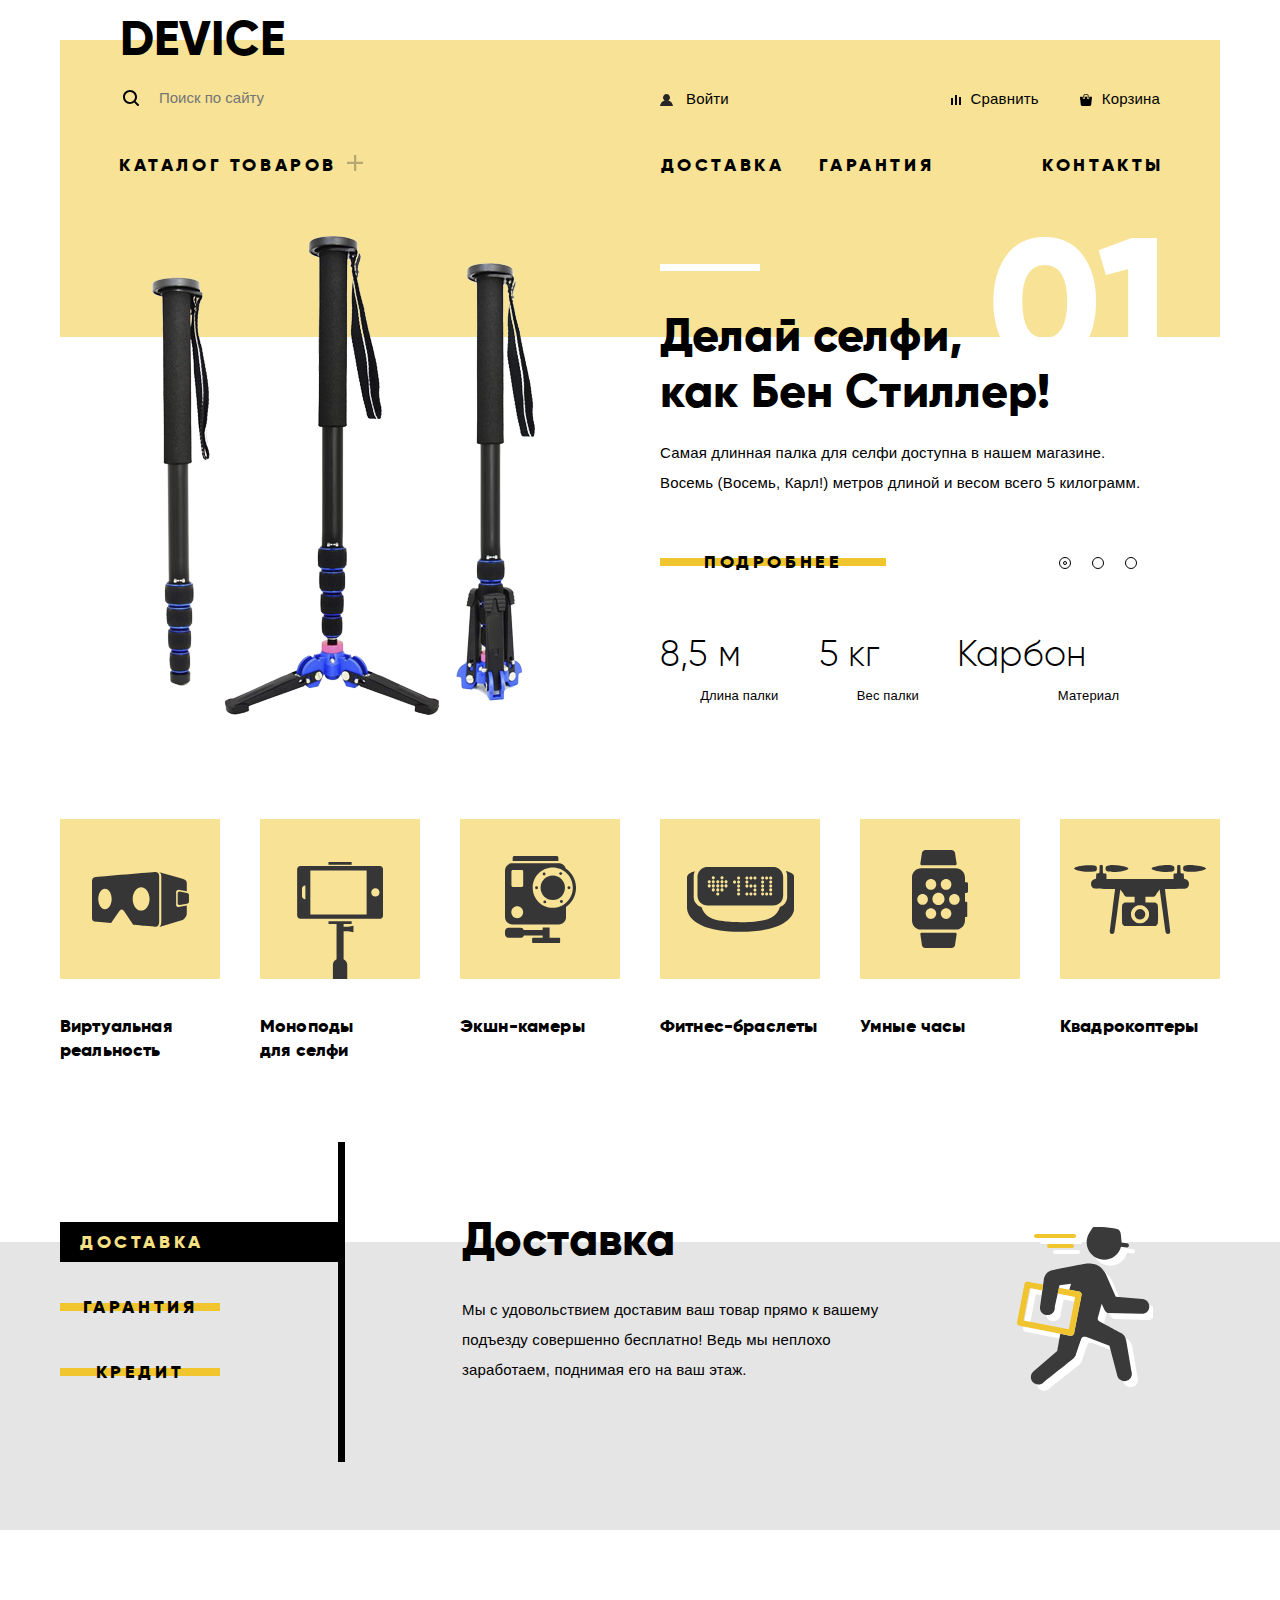
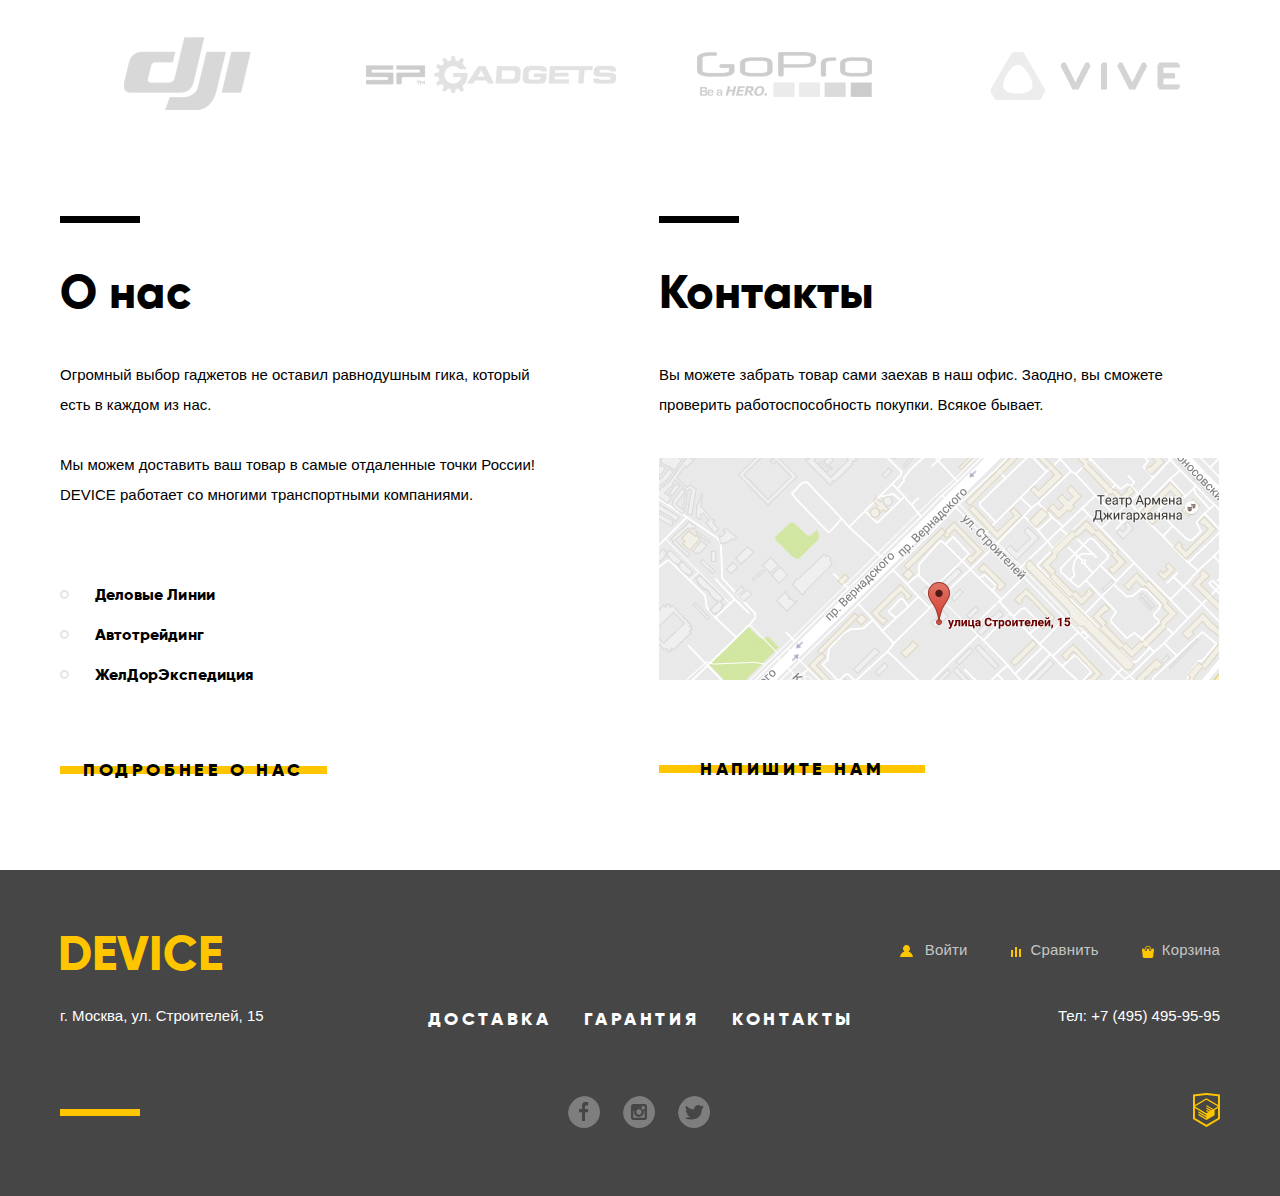
<file: index.html>
<!DOCTYPE html>
<html lang="ru">
	<head>
		<meta charset="utf-8">
		<meta http-equiv="X-UA-Compatible" content="IE=edge" />
		<title>HTML Academy: Девайс</title>
		<link rel="stylesheet" type="text/css" href="css/normalize.min.css">
		<link rel="stylesheet" type="text/css" href="css/style.min.css">
	</head>
	<body>
		<header class="page-header">
			<div class="header-top">
				<a class="logo-head" href="index.html">Device</a>
				<nav class="main-menu"> 
					<form class="form-search">
						<input type="text" name="search" class="search" placeholder="Поиск по сайту">
						<button class="form-btn" type="button">Найти</button>
					</form>
					<ul class="account">
						<li class="account-item">
							<a href="#">Войти</a>
						</li>
					</ul>
					<ul class="purchase">
						<li class="purchase-item">
							<a href="#">Сравнить</a>
						</li>
						<li class="purchase-item">
							<a href="#">Корзина</a>
						</li>
					</ul>
				</nav>
				<ul class="menu">
					<li class="menu-item">
						<a href="catalog.html">Каталог товаров</a>
						<ul class="extra-menu">
							<li class="extra-menu-item">
								<ul class="extra-menu-1">
									<li><a href="#">Виртуальная реальность</a></li>
									<li><a href="#">Моноподы для селфи</a></li>
									<li><a href="#">Экшн-камеры</a></li>
								</ul>
							</li>
							<li class="extra-menu-item">
								<ul class="extra-menu-2">
									<li><a href="#">Фитнес-браслеты</a></li>
									<li><a href="#">Умные часы</a></li>
								</ul>
							</li>
							<li class="extra-menu-item">
								<ul class="extra-menu-3">
									<li><a href="#">Квадрокоптеры</a></li>
								</ul>
							</li>
						</ul>
					</li>
					<li class="menu-item"><a href="#">Доставка</a></li>
					<li class="menu-item"><a href="#">Гарантия</a></li>
					<li class="menu-item"><a href="#">Контакты</a></li>
				</ul>
			</div>
		</header>

		<main class="page-main">
			<section class="best-items">
				<input type="radio" name="slider" id="slider-1" checked>
				<input type="radio" name="slider" id="slider-2">
				<input type="radio" name="slider" id="slider-3">
				<ul class="best-items-list">
					<li class="best-item best-items-list-1">	
						<h3 class="visually-hidden">Самая длинная селфи палка</h3>
						<div class="best-item-image">
							<img src="img/slider-1.png" width="384" height="486" alt="Самая длинная селфи палка">
						</div>
						<div class="review">
							<span>01</span>
							<b>Делай селфи,<br>как Бен Стиллер!</b>
							<p>Самая длинная палка для селфи доступна в нашем магазине. Восемь (Восемь, Карл!) метров длиной и весом всего 5 килограмм.</p>
							<div class="container-btn">
								<a href="#" class="more-info">Подробнее</a>
								<ul class="slider-list slider-list-1">
									<li>
										<label for="slider-1"></label>
									</li>
									<li>
										<label for="slider-2"></label>
									</li>
									<li>
										<label for="slider-3"></label>
									</li>
								</ul>
							</div>
							<table>
								<tr>
									<td>8,5 м</td>
									<td>5 кг</td>
									<td>Карбон</td>
								</tr>
								<tr>
									<th>Длина палки</th>
									<th>Вес палки</th>
									<th>Материал</th>
								</tr>
							</table>
						</div>
					</li>
					<li class="best-item best-items-list-2">
						<h3 class="visually-hidden">Фитнес браслет</h3>
						<div class="best-item-image">
							<img src="img/slider-2.png" width="345" height="485" alt="Фитнес-часы">
						</div>
						<div class="review">
							<span>02</span>
							<b>Худеем<br>правильно!</b>
							<p>Мотивирующие фитнес-браслеты помогут найти в себе силы не пропускать занятия и соблюдать диету.</p>
							<div class="container-btn">
								<a href="#" class="more-info">Подробнее</a>
								<ul class="slider-list slider-list-2">
									<li>
										<label for="slider-1"></label>
									</li>
									<li>
										<label for="slider-2"></label>
									</li>
									<li>
										<label for="slider-3"></label>
									</li>
								</ul>
							</div>
							<table>
								<tr>
									<td>48 часов</td>
								</tr>
								<tr>
									<th>Без подзарядки</th>
								</tr>
							</table>
						</div>
					</li>
					<li class="best-item best-items-list-3">
						<h3  class="visually-hidden">Квадрокоптер</h3>
						<div class="best-item-image">
							<img src="img/slider-3.png" width="526" height="334" alt="Квадрокоптер">
						</div>
						<div class="review">
							<span>03</span>
							<b>Порхает как бабочка,<br>жалит как пчела!</b>
							<p>Этот обычный, на первый взгляд, квадрокоптер оснащен мощным лазером, замаскированным под стандартную камеру.</p>
							<div class="container-btn">
								<a href="#" class="more-info">Подробнее</a>
								<ul class="slider-list slider-list-3">
									<li>
										<label for="slider-1"></label>
									</li>
									<li>
										<label for="slider-2"></label>
									</li>
									<li>
										<label for="slider-3"></label>
									</li>
								</ul>
							</div>
							<table>
								<tr>
									<td>800 м</td>
									<td>50 м</td>
								</tr>
								<tr>
									<th>Дальность полета</th>
									<th>Радиус поражения</th>
								</tr>
							</table>
						</div>
					</li>
				</ul>
			</section>

			<section class="main-items">
				<h2 class="visually-hidden">Основные товары</h2>
				<ul class="main-items-list">
					<li class="main-item">
						<a class="main-items-link" href="№">
							<div>
								<img src="img/popular-1.svg" alt="VR-очки" width="97" height="55">
							</div>
							<h3>Виртуальная реальность</h3>
						</a>
					</li>
					<li class="main-item">
						<a class="main-items-link" href="catalog.html">
							<div>
								<img src="img/popular-2.svg" alt="Монопод для селфи" width="86" height="117">
							</div>
							<h3>Моноподы для селфи</h3>
						</a>
					</li>
					<li class="main-item">
						<a class="main-items-link" href="#">
							<div>
								<img src="img/popular-3.svg" alt="Экшн-камера" width="71" height="87">
							</div>
							<h3>Экшн-камеры</h3>
						</a>
					</li>
					<li class="main-item">
						<a class="main-items-link" href="#">
							<div>
								<img src="img/popular-4.svg" alt="Умные браслеты" width="107" height="65">
							</div>
							<h3>Фитнес-браслеты</h3>
						</a>
					</li>
					<li class="main-item">
						<a class="main-items-link" href="#">
							<div>
								<img src="img/popular-5.svg" alt="Умные часы" width="56" height="98">
							</div>
							<h3>Умные часы</h3>
						</a>
					</li>
					<li class="main-item">
						<a class="main-items-link" href="#">
							<div>
								<img src="img/popular-6.svg" alt=" Квадрокоптеры" width="132" height="69">
							</div>
							<h3>Квадрокоптеры</h3>
						</a>
					</li>
				</ul>
			</section>

			<section class="delivery">
				<div class="delivery-wrapper">
					<input type="radio" name="deliver" id="deliver-btn" checked>
					<input type="radio" name="deliver" id="garant-btn">
					<input type="radio" name="deliver" id="credit-btn">
					<h2 class="visually-hidden">Доставка,гарантия,кредит</h2>
					<div class="delivery-1">
						<ul class="delivery-list">
							<li class="deliver-container">
								<label for="deliver-btn">Доставка</label>
							</li>
							<li class="garant-container">
								<label for="garant-btn">Гарантия</label>
							</li>
							<li class="credit-container">
								<label for="credit-btn">Кредит</label>
							</li>
						</ul>
					</div>
					<div class="delivery-2">
						<ul class="delivery-content-list">
							<li class="delivery-content-1">
								<h2>Доставка</h2>
								<p>
									Мы с удовольствием доставим ваш товар прямо к вашему подъезду совершенно бесплатно! Ведь мы неплохо заработаем, поднимая его на ваш этаж.
								</p>
							</li>
							<li class="delivery-content-2">
								<h2>Гарантия</h2>
								<p>
									Если из-за возгорания купленного у нас товара у вас сгорит дом — не переживайте, мы выдадим вам новый. Товар, не дом, конечно же.
								</p>
							</li>
							<li class="delivery-content-3">
								<h2>Кредит</h2>
								<p>
									Залезть в долговую яму стало проще! Кредитные консультанты подберут для вас наиболее выгодные условия кредита. Выгодные для нашего банка, разумеется.
								</p>
							</li>
						</ul>
					</div>
				</div>
			</section>

			<div class="companies">
				<h2 class="visually-hidden">Наши компании</h2>
				<ul class="companies-list">
					<li class="companies-item">
						<a class="companies-link" href="#">
							<img src="img/logo-1.png" width="260" height="100" alt="DJI">
						</a>
					</li>
					<li class="companies-item">
						<a class="companies-link" href="#">
							<img src="img/logo-2.png" width="260" height="100" alt="SP GADJETS">
						</a>
					</li>
					<li class="companies-item">
						<a class="companies-link" href="#">
							<img src="img/logo-3.png" width="260" height="100" alt="GoPro">
						</a>
					</li>
					<li class="companies-item">
						<a class="companies-link" href="#">
							<img src="img/logo-4.png" width="260" height="100" alt="VIVE">
						</a>
					</li>
				</ul>
			</div>

			<section class="info-about-me">
				<div class="about-me">
					<h2>О нас</h2>
					<p>Огромный выбор гаджетов не оставил равнодушным гика, который есть в каждом из нас.</p>
					<p>Мы можем доставить ваш товар в самые отдаленные точки России! DEVICE работает со многими транспортными компаниями.</p>
					<ul class="about-me-list">
						<li>Деловые Линии</li>
						<li>Автотрейдинг</li>
						<li>ЖелДорЭкспедиция</li>
					</ul>
					<a href="#">Подробнее о нас</a>
				</div>
				<div class="contacts">
					<h2>Контакты</h2>
					<p>Вы можете забрать товар сами заехав в наш офис. Заодно, вы сможете проверить работоспособность покупки. Всякое бывает.</p>
					<div class="location-store">
						<a class="link-map" href="#"><img src="img/map.png" width="560" height="222" alt="Нащ адрес на карте"></a>
					</div>
					<a class="btn-write" href="#">Напишите нам</a>
				</div>
			</section>
		</main>

		<footer class="container-foot foot-index">
			<div class="page-footer">
				<div class="footer-top">
					<a href="#" class="logo-footer">Device</a>
					<ul class="footer-right-list">
						<li class="footer-right-list-item">
							<a href="#">Войти</a>
						</li>
						<li class="footer-right-list-item">
							<a href="#">Сравнить</a>
						</li>
						<li class="footer-right-list-item">
							<a href="#">Корзина</a>
						</li>
					</ul>
				</div>
				<div class="footer-middle">
					<p>г. Москва, ул. Строителей, 15</p>
					<ul class="menu-foot-list">
						<li>
							<a href="#">Доставка</a>
						</li>
						<li>
							<a href="#">Гарантия</a>
						</li>
						<li>
							<a href="#">Контакты</a>
						</li>
					</ul>
					<p>Тел: +7 (495) 495-95-95</p>
				</div>
				<div class="footer-bottom">
					<ul class="social-link-list">
						<li>
							<a class="btn-social btn-social-facebook" href="#">facebook</a>
						</li>
						<li>
							<a class="btn-social btn-social-instagram" href="#">instagram</a>
						</li>
						<li>
							<a class="btn-social  btn-social-twitter" href="#">twitter</a>
						</li>
					</ul>
					<a href="https://htmlacademy.ru/intensive/htmlcss" class="logo-html">
						<svg version="1.1" id="Layer_1" xmlns="http://www.w3.org/2000/svg" xmlns:xlink="http://www.w3.org/1999/xlink" x="0px" y="0px" width="26.943px" height="34.09px" viewBox="0 0 26.943 34.09" enable-background="new 0 0 26.943 34.09" xml:space="preserve">
						<path d="M13.62,0.017L13.472,0L0,1.412v24.661l13.473,8.017l13.43-7.99l0.042-0.025V1.412L13.62,0.017z M25.019,12.127L13.495,5.334 L13.494,5.23l-0.087,0.05l-0.088-0.056v0.109L1.925,12.118V3.147l11.548-1.212l11.547,1.212V12.127z M13.405,6.787L24.923,13.5 l-4.479,2.64l-7.093-4.221l-0.014,1.415l5.904,3.513l-0.86,0.507l-5.03-2.992l-0.014,1.415l3.827,2.275l-0.782,0.523l-3.031-1.787 l-0.014,1.413l1.853,1.091l-1.8,1.081L2.034,13.622L13.405,6.787z M1.925,15.127l11.411,6.791l0.016,1.044L5.41,18.234L5.395,19.65 l7.979,4.795l0.018,1.076l-7.973-4.74l-0.013,1.414l8.021,4.822l0.046,0.025l8.143-4.872l-0.011-5.177l3.415-2.036v10.021 L13.472,31.85L1.925,24.979V15.127z" fill="#ffc600"/>
						</svg>
					</a>
				</div>
			</div>
		</footer>

		<div class="popup write-us">
			<form class="form-write-us">
				<div class="container-name">
					<label for="writeName">Ваше имя:</label>
					<input type="text" name="yourName" placeholder="Имя Фамилия" id="writeName">
				</div>
				<div class="container-write container-email">
					<label for="writeEmail">Ваш e-mail:</label>
					<input type="email" name="yourEmail" placeholder="email@example.ru" id="writeEmail">
				</div>
				<div>
					<label>Текст письма:
						<textarea  placeholder="В свободной форме"></textarea>
					</label>
				</div>
				<button type="submit" name="submit" class="write-us-btn">Отправить</button>
			</form>
			<button class="close"></button>
		</div>

		<div class="popup map">
			<iframe src="https://www.google.com/maps/embed?pb=!1m18!1m12!1m3!1d2249.112548877992!2d37.527429316223156!3d55.68703098053581!2m3!1f0!2f0!3f0!3m2!1i1024!2i768!4f13.1!3m3!1m2!1s0x46b54cf65f5c8955%3A0x694710ccd55501e!2z0YPQuy4g0KHRgtGA0L7QuNGC0LXQu9C10LksIDE1LCDQnNC-0YHQutCy0LAsIDExOTMxMQ!5e0!3m2!1sru!2sru!4v1533859515738" width="960" height="560"  style="border:0" allowfullscreen></iframe>
			<button class="close"></button>
		</div>

		<script src="js/script.min.js"></script>

	</body>
</html>
</file>
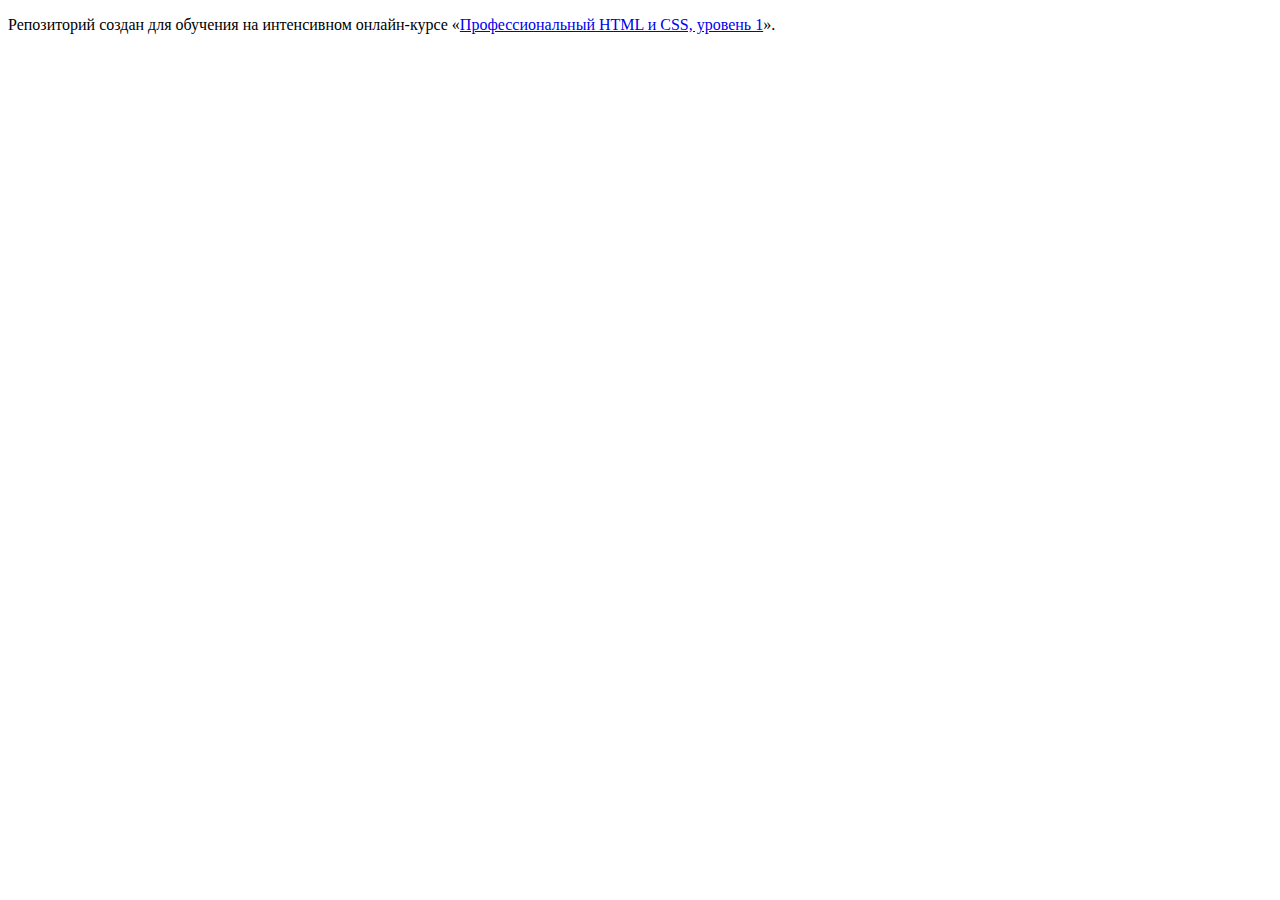
<file: 1/index.html>
<!DOCTYPE html>
<html lang="ru">
  <head>
    <meta charset="utf-8">
    <title>HTML Academy: Девайс</title>
    <base href="https://htmlacademy-htmlcss.github.io/843957-device/1/">
</head>
  <body>

    <p>Репозиторий создан для обучения на интенсивном онлайн‑курсе «<a href="https://htmlacademy.ru/intensive/htmlcss">Профессиональный HTML и CSS, уровень 1</a>».</p>

  </body>
</html>
</file>
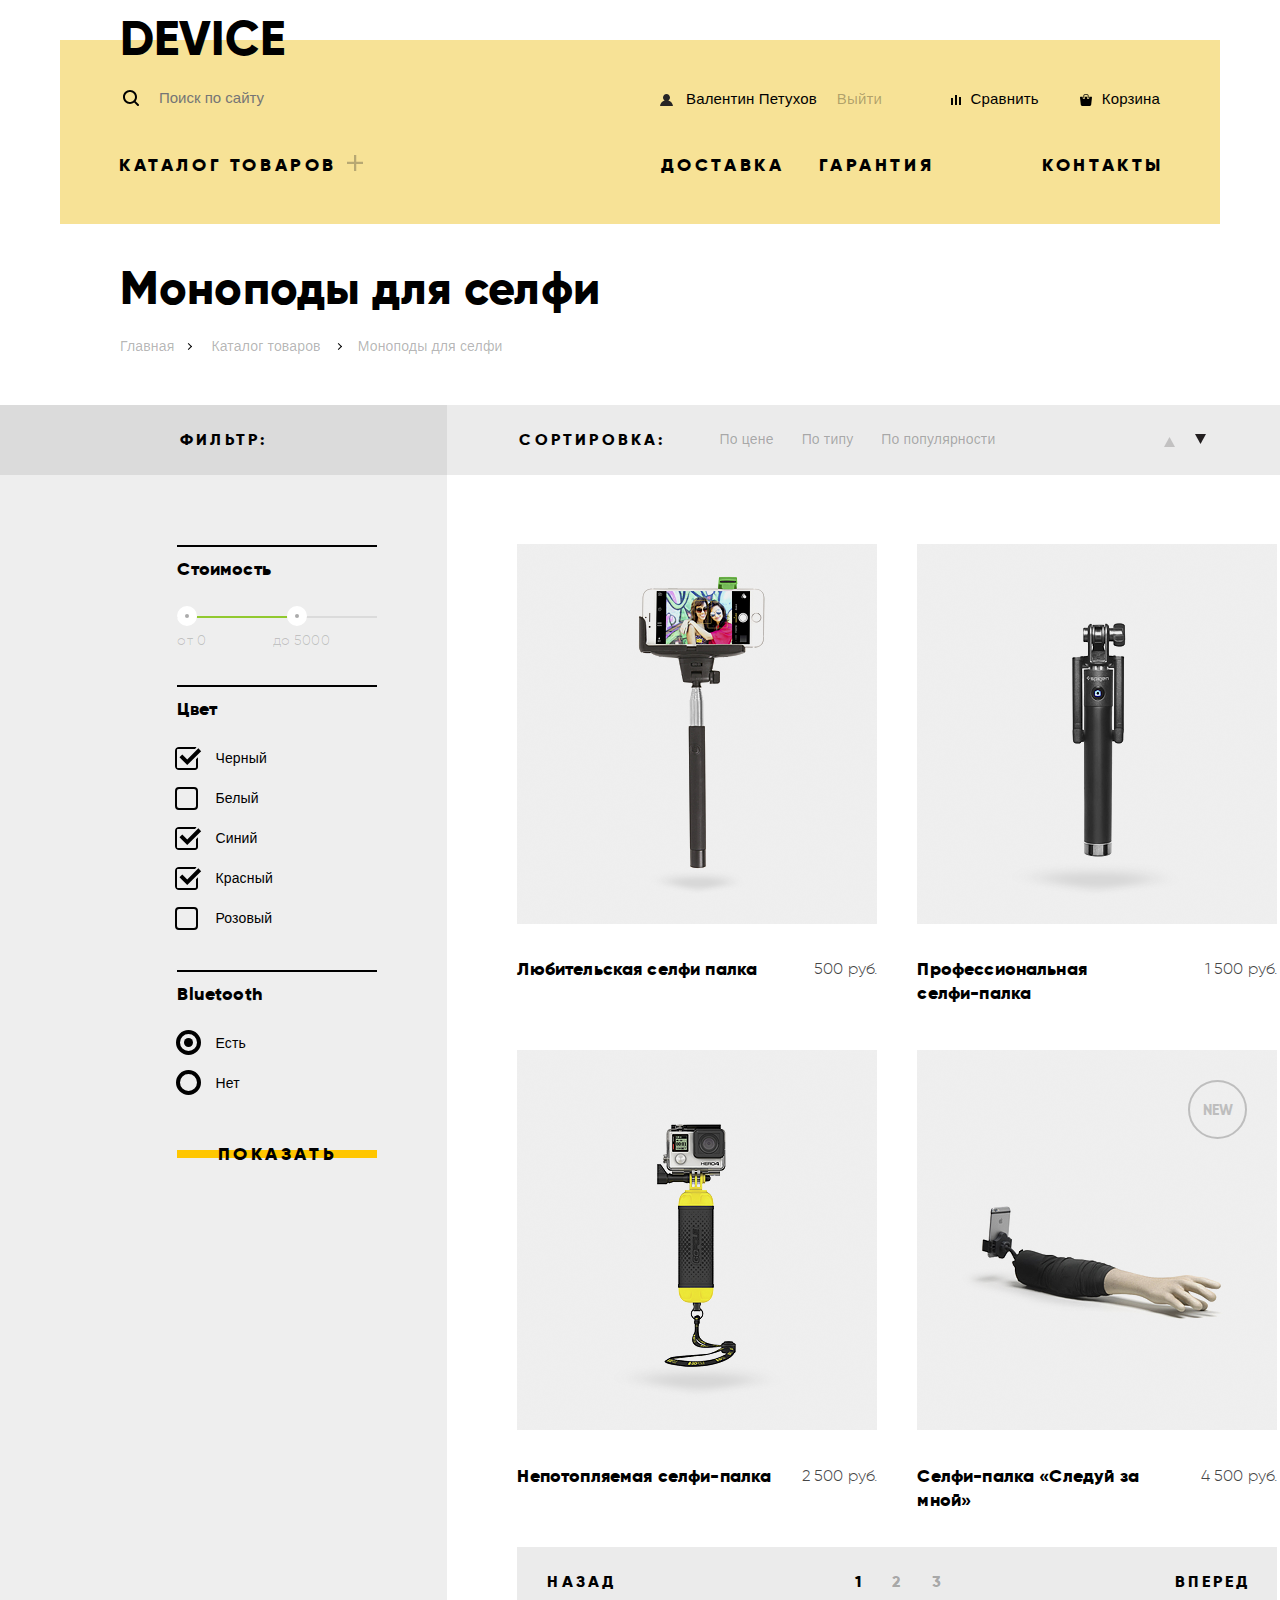
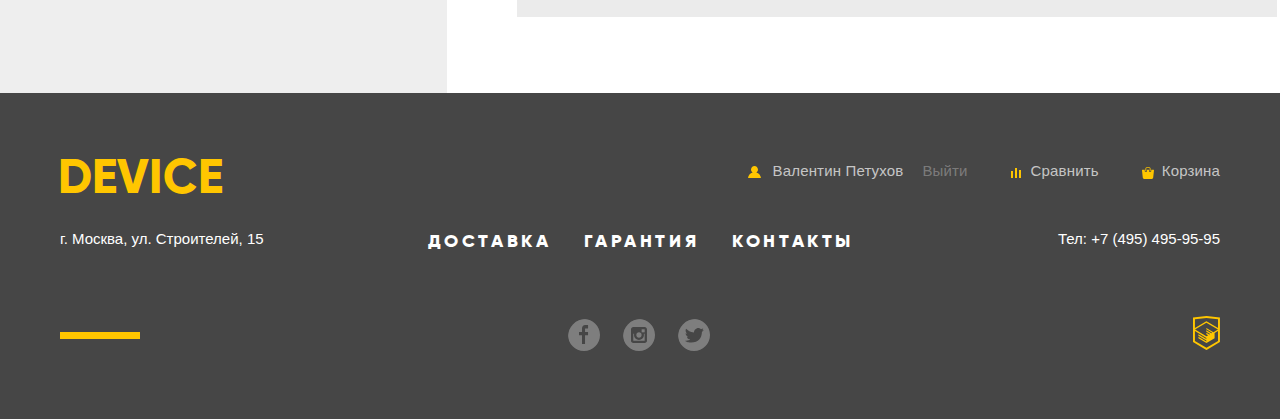
<file: catalog.html>
<!DOCTYPE html>
<html lang="ru">
	<head>
		<meta charset="utf-8">
		<title>HTML Academy: Девайс</title>
		<link rel="stylesheet" type="text/css" href="css/normalize.min.css">
		<link rel="stylesheet" type="text/css" href="css/style.min.css">
	</head>
	<body class="index-catalog">
		<header class="page-header">
			<div class="header-top">
				<a href="index.html" class="logo-head">Device</a>
				<nav class="main-menu">
					<form class="form-search">
						<input type="text" name="search" class="search" placeholder="Поиск по сайту"><button class="form-btn">Найти</button>
					</form>
					<ul class="account">
						<li class="account-item">
							<a href="https://htmlacademy.ru/profile/id843957">Валентин Петухов</a>
						</li>
						<li class="account-item">
							<a href="#">Выйти</a>
						</li>
					</ul>
					<ul class="purchase">
						<li class="purchase-item">
							<a href="#">Сравнить</a>
						</li>
						<li class="purchase-item">
							<a href="#">Корзина</a>
						</li>
					</ul>
				</nav>
				<ul class="menu">
					<li class="menu-item">
						<a href="">Каталог товаров</a>
						<ul class="extra-menu">
							<li>
								<ul class="extra-menu-1">
									<li><a href="#">Виртуальная реальность</a></li>
									<li><a href="#">Моноподы для селфи</a></li>
									<li><a href="#">Экшн-камеры</a></li>
								</ul>
							</li>
							<li>
								<ul class="extra-menu-2">
									<li><a href="#">Фитнес-браслеты</a></li>
									<li><a href="#">Умные часы</a></li>
								</ul>
							</li>
							<li>
								<ul class="extra-menu-3">
									<li><a href="#">Квадрокоптеры</a></li>
								</ul>
							</li>
						</ul>
					</li>
					<li class="menu-item"><a href="#">Доставка</a></li>
					<li class="menu-item"><a href="#">Гарантия</a></li>
					<li class="menu-item"><a href="#">Контакты</a></li>
				</ul>
			</div>
		</header>

		<main>
			<div class="container">
				<div class="current">
					<h1>Моноподы для селфи</h1>
					<ul class="current-list">
						<li><a href="#">Главная</a></li>
						<li><a href="#">Каталог товаров</a></li>
						<li><a href="#">Моноподы для селфи</a></li>
					</ul>
				</div>
			</div>
			<section class="catalog">
				<h2 class="visually-hidden">Каталог товаров</h2>
				<div class="catalog-filter">
					<p class="filter">Фильтр:</p>
					<form class="catalog-filter-form">
						<div class="wrapper-field-cost">
							<fieldset class="field-cost">
								<legend>Стоимость</legend>
								<div class="main-line">
									<div class="first-circle"></div>
									<div class="green-line"></div>
									<div class="second-circle"></div>
								</div>
								<span>от 0                до 5000</span>
							</fieldset>
						</div>
						<div class="wrapper-field-color">
							<fieldset class="field-color">
								<legend>Цвет</legend>
								<input type="checkbox" name="black" id="checkbox-black" checked> 
								<label for="checkbox-black">Черный</label>

								<input type="checkbox" name="White" id="checkbox-white">
								<label for="checkbox-white">Белый</label>

								<input type="checkbox" name="Blue" id="checkbox-blue" checked>
								<label for="checkbox-blue">Синий</label>

								<input type="checkbox" name="Red" id="checkbox-red" checked>
								<label for="checkbox-red"> Красный</label>

								<input type="checkbox" name="Pink" id="checkbox-pink">
								<label for="checkbox-pink"> Розовый</label>
							</fieldset>
						</div>
						<div class="wrapper-field-bluetooth">
							<fieldset class="field-bluetooth">
								<legend>Bluetooth</legend>
								<input type="radio" name="check-bluetooth" id="yes-bluetooth" checked> 
								<label for="yes-bluetooth">Есть</label>

								<input type="radio" name="check-bluetooth" id=
								"no-bluetooth">
								<label for="no-bluetooth">Нет</label>
							</fieldset>
						</div>
						<button type="submit">Показать</button>
					</form>
				</div>
				<div class="catalog-sort-items">
					<div class="catalog-sort">
						<div class="catalog-sort-item">
							<div class="container-catalog-sort">
								<p>Сортировка:</p>	
								<ul class="sort-list">
									<li class="sort-cost">
										<a href="#">По цене</a>
									</li>
									<li class="sort-type">
										<a href="#">По типу</a>
									</li>
									<li class="sort-popular">
										<a href="#">По популярности</a>
									</li>
								</ul>
							</div>
							<div class="container-arrow">
								<a class="arrow-down" href="#" aria-label="Сортировка по возрастанию"></a>
								<a class="arrow-up" href="#" aria-label="Сортировка по убыванию"></a>
							</div>
						</div>
					</div>
					<div class="wrapper-catalog-list">
						<ul class="catalog-sort-items-list">
							<li class="catalog-item">
								<a class="catalog-item-link" href="#"><img src="img/item-1.png" width="360" height="380" alt="Любительская селфи палка"></a>
								<p>Любительская селфи палка</p>
								<span>500 руб.</span>
								<div class="item-hover">
									<a href="#">В корзину</a>
									<a href="#">Добавить к сравнению</a>
								</div>
							</li>
							<li class="catalog-item">
								<a class="catalog-item-link" href="#"><img src="img/item-2.png" width="360" height="380" alt="Профессиональная селфи-палка"></a>
								<p>Профессиональная селфи-палка</p>
								<span>1 500 руб.</span>
								<div class="item-hover">
									<a href="#">В корзину</a>
									<a href="#">Добавить к сравнению</a>
								</div>
							</li>
							<li class="catalog-item">
								<a class="catalog-item-link" href="#"><img src="img/item-3.png" width="360" height="380" alt="Непотопляемая селфи-палка"></a>
								<p>Непотопляемая селфи-палка</p>
								<span>2 500 руб.</span>
								<div class="item-hover">
									<a href="#">В корзину</a>
									<a href="#">Добавить к сравнению</a>
								</div>
							</li>
							<li class="catalog-item new">
								<a class="catalog-item-link"  href="#"><img src="img/item-4.png" width="360" height="380" alt="Селфи-палка «Следуй за мной»"></a>
								<p>Селфи-палка «Следуй за мной»</p>
								<span>4 500 руб.</span>
								<div class="item-hover">
									<a href="#">В корзину</a>
									<a href="#">Добавить к сравнению</a>
								</div>
							</li>
						</ul>
						<div class="switch-items">
							<a class="catalog-items-btn-back" href="#">Назад</a>
							<ul class="catalog-count-pages">
								<li class="page page-1"><a href="#" class="current-page">1</a></li>
								<li class="page page-2"><a href="#">2</a></li>
								<li class="page page-3"><a href="#">3</a></li>
							</ul>
							<a class="catalog-items-btn-next" href="#">Вперед</a>
						</div>
					</div>
				</div>
			</section>
		</main>

		<footer class="container-foot foot-catalog">
			<div class="page-footer">
				<div class="footer-top">
					<a href="#" class="logo-footer">Device</a>
					<ul class="footer-right-list">
						<li class="footer-right-list-item">
							<a href="https://htmlacademy.ru/profile/id843957">Валентин Петухов</a>
						</li>
						<li class="exit">
							<a href="#">Выйти</a>
						</li>
						<li class="footer-right-list-item">
							<a href="#">Сравнить</a>
						</li>
						<li class="footer-right-list-item">
							<a href="#">Корзина</a>
						</li>
					</ul>
				</div>
				<div class="footer-middle">
					<p>г. Москва, ул. Строителей, 15</p>
					<ul class="menu-foot-list">
						<li>
							<a href="#">Доставка</a>
						</li>
						<li>
							<a href="#">Гарантия</a>
						</li>
						<li>
							<a href="#">Контакты</a>
						</li>
					</ul>
					<p>Тел: +7 (495) 495-95-95</p>
				</div>
				<div class="footer-bottom">
					<ul class="social-link-list">
						<li>
							<a class="btn-social btn-social-facebook" href="#">facebook</a>
						</li>
						<li>
							<a class="btn-social btn-social-instagram" href="#">instagram</a>
						</li>
						<li>
							<a class="btn-social  btn-social-twitter" href="#">twitter</a>
						</li>
					</ul>
					<a href="https://htmlacademy.ru/intensive/htmlcss" class="logo-html">
						<svg version="1.1" id="Layer_1" xmlns="http://www.w3.org/2000/svg" xmlns:xlink="http://www.w3.org/1999/xlink" x="0px" y="0px" width="26.943px" height="34.09px" viewBox="0 0 26.943 34.09" enable-background="new 0 0 26.943 34.09" xml:space="preserve">
						<path d="M13.62,0.017L13.472,0L0,1.412v24.661l13.473,8.017l13.43-7.99l0.042-0.025V1.412L13.62,0.017z M25.019,12.127L13.495,5.334 L13.494,5.23l-0.087,0.05l-0.088-0.056v0.109L1.925,12.118V3.147l11.548-1.212l11.547,1.212V12.127z M13.405,6.787L24.923,13.5 l-4.479,2.64l-7.093-4.221l-0.014,1.415l5.904,3.513l-0.86,0.507l-5.03-2.992l-0.014,1.415l3.827,2.275l-0.782,0.523l-3.031-1.787 l-0.014,1.413l1.853,1.091l-1.8,1.081L2.034,13.622L13.405,6.787z M1.925,15.127l11.411,6.791l0.016,1.044L5.41,18.234L5.395,19.65 l7.979,4.795l0.018,1.076l-7.973-4.74l-0.013,1.414l8.021,4.822l0.046,0.025l8.143-4.872l-0.011-5.177l3.415-2.036v10.021 L13.472,31.85L1.925,24.979V15.127z" fill="#ffc600"/>
						</svg>
					</a>
				</div>
			</div>
		</footer>
	</body>
</html>
</file>
<file: css/style.min.css>
.visually-hidden{position:absolute;width:1px;height:1px;margin:-1px;border:0;padding:0;clip:rect(0 0 0 0);overflow:hidden}@font-face{font-family:'Gilroy';src:url(../fonts/gilroyextrabold.woff2) format('woff2'),url(../fonts/gilroyextrabold.woff) format('woff'),url(../fonts/gilroyextrabold.ttf) format('ttf');font-weight:800;font-style:normal}@font-face{font-family:'Gilroy';src:url(../fonts/gilroylight.woff2) format('woff2'),url(../fonts/gilroylight.woff) format('woff'),url(../fonts/gilroy/gilroylight.ttf) format('ttf');font-weight:300;font-style:normal}@font-face{font-family:'Open-Sans';src:url(../fonts/opensans.woff2) format('woff2'),url(../fonts/opensans.woff) format('woff'),url(../fonts/opensans-regular.ttf) format('ttf');font-weight:400;font-style:normal}@font-face{font-family:'Open-Sans';src:url(../fonts/opensanslight.woff2) format('woff2'),url(../fonts/opensanslight.woff) format('woff'),url(../fonts/opensans-light.ttf) format('ttf');font-weight:300;font-style:normal}body{margin:0;padding:0;font-family:"Gilroy","Arial",sans-serif;letter-spacing:.01em}a{text-decoration:none}.page-header{width:1160px;padding-top:40px;margin-right:auto;margin-left:auto}.header-top{background:#f7e296;padding:35px 60px 47px 59px;position:relative}.logo-head{text-decoration:none;color:#000;font-size:48px;line-height:48px;font-weight:800;text-transform:uppercase;display:block;position:absolute;top:-25px;left:60px;color:#000}.logo-head:hover{color:rgba(0,0,0,.6)}.logo-head:active{color:rgba(0,0,0,.3)}.main-menu{display:flex;margin-bottom:30px}.search{border:0;border-bottom:2px solid transparent;background-color:transparent;padding:8px 0 8px 40px;box-sizing:border-box;width:345px;font-family:"Open Sans","Gill Sans",sans-serif;font-weight:300;font-size:15px;line-height:30px;outline:0;background-image:url(../img/search.svg);background-repeat:no-repeat;background-position:4px 15px}.search:focus{border-bottom:2px solid #000}.search:focus~.form-btn{display:inline-block;vertical-align:middle}.form-search{width:440px;display:flex}.form-btn{background:0 0;border:2px solid #000;padding:7px 20px 7px;font-family:"Open Sans","Gill Sans",sans-serif;font-weight:300;font-size:15px;line-height:30px;display:none}.form-btn:hover{background:#000;color:#fff}.form-btn:active{color:rgba(255,255,255,.3)}.account{display:flex;justify-content:space-between;margin:0;margin-left:87px;margin-right:auto;align-items:center}.account li{list-style-type:none}.account a{position:relative;font-family:"Open Sans","Gill Sans",sans-serif;font-weight:300;font-size:15px;line-height:30px;color:#000}.account-item:first-child a::before{content:"";position:absolute;top:4px;left:-26px;width:20px;height:20px;background-image:url(../img/user.svg);background-repeat:no-repeat}.account a:hover{color:rgba(0,0,0,.6)}.account a:active{color:rgba(0,0,0,.3)}.account-item:nth-child(2) a{padding-left:20px;font-family:"Open Sans","Gill Sans",sans-serif;font-size:15px;line-height:30px;font-weight:300;color:rgba(0,0,0,.3)}.account-item:nth-child(2) a:hover{color:rgba(0,0,0,.6)}.account-tem:nth-child(2) a:active{color:rgba(0,0,0,.1)}.purchase{margin:0;display:flex;justify-content:space-between;align-items:center}.purchase li{list-style-type:none;position:relative}.purchase li:last-child{margin-left:63px}.purchase a{font-family:"Open Sans","Gill Sans",sans-serif;font-weight:300;font-size:15px;line-height:30px;color:#000;position:relative}.purchase a:hover{color:rgba(0,0,0,.6)}.purchase a:active{color:rgba(0,0,0,.3)}.purchase-item:first-child a::before{content:"";position:absolute;top:5px;left:-20px;width:20px;height:20px;background-image:url(../img/compare.svg);background-repeat:no-repeat}.purchase-item:last-child a::before{content:"";position:absolute;top:4px;left:-22px;width:20px;height:20px;background-image:url(../img/cart.svg);background-repeat:no-repeat}.menu{display:flex;padding:0;margin:0;justify-content:space-between}.menu>li{list-style-type:none;position:relative}.menu-item>a{font-size:18px;line-height:24px;text-transform:uppercase;color:#000;letter-spacing:.2em;font-weight:800}.menu-item:first-child>a{padding-right:30px}.menu>li:last-child{margin-left:108px;margin-right:-4px}.menu>li:nth-child(2){margin-left:auto}.menu>li:nth-child(3){margin-left:35px}.menu ul{list-style-type:none}.extra-menu a{font-family:"Open Sans","Gill Sans",sans-serif;font-weight:300;color:#000;font-size:15px;line-height:36px;letter-spacing:.01em}.menu a:hover{color:rgba(0,0,0,.6)}.menu a:active{color:rgba(0,0,0,.3)}.menu li:first-child{position:relative}.menu-item:first-child>a:after{content:"";position:absolute;top:2px;right:0;width:20px;height:20px;background-image:url(../img/plus.png);background-repeat:no-repeat;opacity:.3}.extra-menu{box-sizing:border-box;padding:23px 60px 30px 60px;margin:0;width:1160px;display:none;position:absolute;left:-59px;z-index:2;background-color:#f7e296}.extra-menu ul{padding:0;margin:0}.extra-menu .extra-menu-1{margin-right:59px}.extra-menu .extra-menu-2{margin-right:75px}.menu-item:first-child:hover .extra-menu{display:flex;z-index:1}.best-items{width:1160px;margin-right:auto;margin-left:auto;margin-bottom:100px;background:linear-gradient(#f7e296 113px,transparent 113px)}.best-item{display:none;min-height:495px}.best-items-list-1 td:nth-child(2){padding-right:10px}.best-items-list-1 td:nth-child(3){padding-right:5px}.best-items-list-3 td:nth-child(2){padding-right:222px}.best-items-list{margin:0;padding:0;list-style:none}.best-item-image{display:flex;justify-content:center;align-items:center;padding-right:15px;padding-top:7px}.best-item-image,.review{box-sizing:border-box;width:50%}.review{position:relative;padding-left:20px;display:flex;flex-direction:column}.review span{position:absolute;top:-10px;right:50px;color:#fff;font-size:180px;line-height:180px;font-weight:800}.review::before{content:"";position:absolute;top:40px;width:100px;height:7px;background:#fff}.best-items li{list-style-type:none}.review b{font-weight:800;font-size:47px;line-height:56px;margin:0;margin-top:83px;margin-bottom:19px;z-index:1}.review p{font-family:"Open Sans","Gill Sans",sans-serif;font-weight:300;font-size:15px;line-height:30px;margin:0;margin-bottom:45px;margin-right:70px}.best-items-list-2 p{margin-right:100px}.best-items-list-3 p{margin-right:80px}.best-items table{border-spacing:0;border-collapse:collapse}.best-items th{font-family:"Open Sans","Gill Sans",sans-serif;font-weight:300;font-size:13px;line-height:20px;font-weight:400;padding:0}.best-items td{font-weight:300;font-size:36px;line-height:48px;padding:0;padding-bottom:8px}.more-info{margin:0;padding:7px 44px;position:relative;display:inline-block;vertical-align:middle;color:#000;text-transform:uppercase;font-size:18px;line-height:24px;font-weight:800;letter-spacing:.2em}.more-info:after{content:"";height:8px;position:absolute;top:50%;left:0;right:0;transform:translateY(-50%);background:#f0c52e;z-index:-1;transition:.2s}.more-info:hover:after{height:100%}.more-info:active{color:rgba(0,0,0,.3)}.container-btn{display:flex;justify-content:space-between;margin-bottom:49px}.best-items input{display:none}.slider-list{display:flex;align-items:center;margin:0;padding:0;margin-right:83px}.slider-list li{margin-left:21px}.slider-list label{display:inline-block;vertical-align:middle;position:relative;width:10px;height:10px;border:1px solid #000;border-radius:50%}.slider-list label::after{display:none;content:"";position:absolute;top:3px;left:3px;width:2px;height:2px;border:1px solid #000;border-radius:50%}#slider-1:checked~.best-items-list label[for=slider-1]:after{display:block}#slider-2:checked~.best-items-list label[for=slider-2]:after{display:block}#slider-3:checked~.best-items-list label[for=slider-3]:after{display:block}#slider-1:checked~.best-items-list .best-items-list-1{display:flex}#slider-2:checked~.best-items-list .best-items-list-2{display:flex}#slider-3:checked~.best-items-list .best-items-list-3{display:flex}.main-items{width:1160px;margin-bottom:80px;margin-right:auto;margin-left:auto}.main-items-list{display:flex;margin:0;padding:0;list-style:none;flex-wrap:wrap}.main-item{list-style-type:none;flex-grow:1;max-width:160px;margin-right:40px}.main-item:last-child,.main-item:nth-child(6n){margin-right:0}.main-items-list a{color:#000;font-size:18px;line-height:24px;font-weight:800}.main-items-link:hover div{background:#f0c52e}.main-items-link:active img,.main-items-link:active h3{opacity:.5}.main-item:nth-child(2) h3{width:100px}.main-items-list h3{margin:0;margin-top:35px;font-size:18px;line-height:24px;font-weight:800}.main-items-list div{height:160px;background:#f7e296;display:flex;justify-content:center;align-items:center}.main-item:nth-child(2) div{align-items:flex-end}.delivery{background:linear-gradient(transparent 100px,#e5e5e5 100px);z-index:-2}.delivery-wrapper{width:1160px;margin-bottom:85px;margin-right:auto;margin-left:auto;display:flex;margin-bottom:95px}.delivery-1{width:278px;padding-top:80px;padding-bottom:45px;border-right:7px solid #000;align-self:flex-start;flex-shrink:0}.delivery-list{list-style:none;margin:0;padding:0}.delivery-list li{margin:0;padding:0;margin-bottom:25px}.delivery-list label{font-size:18px;line-height:24px;font-weight:800;letter-spacing:.2em;text-transform:uppercase;position:relative;display:inline-block;vertical-align:middle;box-sizing:border-box;width:160px;text-align:center;padding:8px 20px;z-index:2}.delivery-list label:before{content:"";position:absolute;top:50%;left:0;right:0;transform:translateY(-50%);height:8px;background:#f0c52e;z-index:-1}.delivery-list label:hover:before{height:100%}.delivery-wrapper input{display:none}#deliver-btn:checked~.delivery-1 label[for=deliver-btn]{width:100%;text-align:left;background:#000;color:#f7e184}#garant-btn:checked~.delivery-1 label[for=garant-btn]{width:100%;text-align:left;background:#000;color:#f7e184}#credit-btn:checked~.delivery-1 label[for=credit-btn]{width:100%;text-align:left;background:#000;color:#f7e184;padding-left:35px}#deliver-btn:checked~.delivery-1 label[for=deliver-btn]:before{display:none}#garant-btn:checked~.delivery-1 label[for=garant-btn]:before{display:none}#credit-btn:checked~.delivery-1 label[for=credit-btn]:before{display:none}#deliver-btn:checked~.delivery-2 .delivery-content-1{display:block}#garant-btn:checked~.delivery-2 .delivery-content-2{display:block}#credit-btn:checked~.delivery-2 .delivery-content-3{display:block}#deliver-btn:checked~.delivery-2{background-image:url(../img/delivery.svg);background-repeat:no-repeat;background-position:91% 85px}#garant-btn:checked~.delivery-2{background-image:url(../img/warranty.svg);background-repeat:no-repeat;background-position:91% 61px}#credit-btn:checked~.delivery-2{background-image:url(../img/credit.svg);background-repeat:no-repeat;background-position:91% 61px}.delivery-2{padding-top:73px;padding-left:117px;padding-bottom:145px;padding-right:330px}.delivery-content-list{margin:0;padding:0;list-style:none}.delivery-content-list li{display:none}.delivery-2 h2{font-size:47px;line-height:48px;font-weight:800;margin:0;margin-bottom:32px}.delivery-2 p{font-size:15px;line-height:30px;font-family:"Open Sans","Gill Sans",sans-serif;font-weight:300;margin:0}.companies{width:1160px;margin-bottom:143px;margin-right:auto;margin-left:auto}.companies-list{display:flex;justify-content:space-between;margin:0;padding:0}.companies-list li{list-style-type:none;width:260px;height:100px}.companies a{display:block;width:100%;height:100%}.companies-link:hover img{display:block}.companies-list img{display:none}.companies-item:nth-child(1) a{background-image:url(../img/logo-1-nocolor.png);background-repeat:no-repeat}.companies-item:nth-child(2) a{background-image:url(../img/logo-2-nocolor.png);background-repeat:no-repeat}.companies-item:nth-child(3) a{background-image:url(../img/logo-3-nocolor.png);background-repeat:no-repeat}.companies-item:nth-child(4) a{background-image:url(../img/logo-4-nocolor.png);background-repeat:no-repeat}.info-about-me{width:1160px;margin-right:auto;margin-left:auto;display:flex}.info-about-me>div{box-sizing:border-box;width:50%}.info-about-me h2{font-size:47px;line-height:48px;font-weight:800;position:relative;margin:0;margin-bottom:44px}.info-about-me p{font-family:"Open Sans","Gill Sans",sans-serif;font-weight:300;font-size:15px;line-height:30px;letter-spacing:0}.info-about-me h2:before{content:"";position:absolute;width:80px;height:7px;top:-52px;left:0;background:#000}.about-me{padding-right:105px}.about-me p{margin:0;margin-bottom:30px}.about-me a{position:relative;font-size:18px;line-height:24px;font-weight:800;text-transform:uppercase;letter-spacing:.2em;color:#000;display:inline-block;vertical-align:top;padding-left:23px;padding-right:23px;padding-top:5px;padding-bottom:5px}.about-me a:after{content:"";position:absolute;left:0;right:0;top:50%;transform:translateY(-50%);height:8px;background:#ffc600;z-index:-1;transition:.2s}.about-me a:hover::after{height:100%}.about-me a:active{color:rgba(0,0,0,.3)}.about-me-list{list-style-type:none;margin:0;padding:0;padding-left:35px;margin-top:65px;margin-bottom:58px}.about-me-list li{position:relative;font-size:16px;line-height:40px;font-weight:800}.about-me-list li::before{content:"";position:absolute;top:15px;left:-35px;width:5px;height:5px;border:2px solid #e5e5e5;border-radius:50%}.contacts{padding-left:19px}.contacts p{margin:0;margin-bottom:38px}.location-store{margin-bottom:68px}.contacts>a{position:relative;font-size:18px;line-height:24px;font-weight:800;text-transform:uppercase;letter-spacing:.2em;color:#000;display:inline-block;padding:5px 41px}.contacts>a:after{content:"";position:absolute;left:0;right:0;top:50%;transform:translateY(-50%);height:8px;background:#ffc600;z-index:-1;transition:.2s}.contacts>a:hover:after{height:100%}.contacts>a:active{color:rgba(0,0,0,.3)}.container-foot{background:#464646;padding-top:56px;padding-bottom:65px;margin-top:83px}.page-footer{width:1160px;display:flex;flex-direction:column;justify-content:space-between;margin-left:auto;margin-right:auto}.footer-top{display:flex;justify-content:space-between;margin-bottom:20px}.logo-footer{font-size:48px;line-height:55px;font-weight:800;color:#ffc600;text-transform:uppercase;margin-left:-2px}.logo-footer:hover{opacity:.6}.logo-footer:active{opacity:.3}.footer-middle p{font-family:"Open Sans","Gill Sans",sans-serif;font-weight:300;font-size:15px;line-height:30px;color:#fff;letter-spacing:0;margin:0}.page-footer li{list-style-type:none}.footer-middle a{color:#fff;font-size:18px;line-height:24px;text-transform:uppercase;font-weight:800;letter-spacing:.2em}.footer-middle{display:flex;justify-content:space-between;align-items:center;margin-bottom:62px}.menu-foot{display:flex;flex-direction:column;align-items:center}.menu-foot-list{padding:0;margin:0;display:flex;margin-right:40px;margin-top:5px}.menu-foot-list li:not(:last-child){margin-right:33px}.menu-foot-list a:hover{color:rgba(255,255,255,.6)}.menu-foot-list a:active{color:rgba(255,255,255,.3)}.social-link-list{display:flex;margin:0;padding:0;margin-right:480px}.social-link-list li:not(:last-child){margin-right:20px}.btn-social-facebook{display:block;width:35px;height:35px;border-radius:50%;overflow:hidden;text-indent:-1000px;background-image:url(../img/facebook.svg);background-repeat:no-repeat;opacity:.3}.btn-social-instagram{display:block;width:35px;height:35px;border-radius:50%;overflow:hidden;text-indent:-1000px;background-image:url(../img/instagram.svg);background-repeat:no-repeat;opacity:.3}.btn-social-twitter{display:block;width:35px;height:35px;border-radius:50%;overflow:hidden;text-indent:-1000px;background-image:url(../img/twitter.svg);background-repeat:no-repeat;opacity:.3}.btn-social:hover{opacity:.6}.btn-social:active{opacity:.1}.footer-bottom{position:relative;display:flex;justify-content:flex-end;align-items:flex-end}.footer-line{width:80px;height:7px;background:#ffc600;align-self:center}.footer-bottom:after{content:"";position:absolute;left:0;bottom:15px;width:80px;height:7px;background:#ffc600}.footer-right-list{display:flex;margin:0;padding:0;margin-top:6px}.footer-right-list-item:not(:first-child):not(.exit){margin-left:63px}.footer-right-list a{font-family:"Open Sans","Gill Sans",sans-serif;font-weight:300;font-size:15px;line-height:36px;color:rgba(255,255,255,.7);position:relative}.footer-right-list-item:nth-child(1) a::before{content:"";position:absolute;top:4px;left:-25px;width:20px;height:20px;background-image:url(../img/user-yellow.svg);background-repeat:no-repeat}.footer-right-list-item:nth-last-child(2) a::before{content:"";position:absolute;top:6px;left:-20px;width:20px;height:20px;background-image:url(../img/compare-yellow.svg);background-repeat:no-repeat}.footer-right-list-item:nth-last-child(1) a::before{content:"";position:absolute;top:5px;left:-20px;width:20px;height:20px;background-image:url(../img/cart-yellow.svg);background-repeat:no-repeat}.footer-right-list a:hover:before{opacity:.6}.footer-right-list a:active:before{opacity:.3}.footer-right-list a:hover{color:#fff}.footer-right-list a:active{color:rgba(255,255,255,.3)}.logo-html:hover{opacity:.6}.logo-html:active{opacity:.3}.exit{margin-left:19px}.exit a{color:rgba(255,255,255,.3)}.exit a:hover{color:#fff}.exit a:active{color:rgba(255,255,255,.6)}.index-catalog .footer-right-list{margin-top:4px}.current{width:1160px;box-sizing:border-box;padding:0 60px;margin-top:40px;margin-bottom:47px;margin-right:auto;margin-left:auto}.current h1{font-size:47px;line-height:48px;font-weight:800;margin:0;margin-bottom:22px}.current-list{list-style-type:none;display:flex;margin:0;padding:0}.current-list li{position:relative}.current-list li:not(:last-child){margin-right:37px}.current-list li:first-child:after{position:absolute;content:"";top:10px;right:-17px;width:4px;height:4px;border-top:1px solid #000;border-right:1px solid #000;transform:rotate(45deg)}.current-list li:nth-child(2):after{position:absolute;content:"";top:10px;right:-20px;width:4px;height:4px;border-top:1px solid #000;border-right:1px solid #000;transform:rotate(45deg)}.current-list a{font-family:"Open Sans","Gill Sans",sans-serif;font-weight:300;font-size:14px;line-height:24px;color:rgba(0,0,0,.3)}.current-list a:hover{color:rgba(0,0,0,.6)}.current-list a:active{color:rgba(0,0,0,.1)}.catalog{display:-webkit-box;display:-ms-flexbox;-webkit-box-pack:center;-ms-flex-pack:center;display:flex}.catalog-filter{-webkit-box-flex:1;-ms-flex-positive:1;-ms-flex-preferred-size:330px;flex-grow:1;flex-basis:330px;background-color:#eee}.filter{font-size:16px;line-height:24px;font-weight:800;letter-spacing:.2em;text-transform:uppercase;display:flex;justify-content:flex-end;background:#dbdbdb;padding:23px 180px;margin:0}.catalog-filter-form{display:flex;flex-direction:column;align-items:flex-end;margin:0;padding:70px}.catalog-filter-form>div{border-top:2px solid #000;width:200px}.wrapper-field-cost{padding-top:10px;margin-bottom:33px}.wrapper-field-cost legend{margin:0;padding:0;margin-bottom:35px}.wrapper-field-color{padding-top:10px;margin-bottom:32px}.wrapper-field-color legend{margin:0;padding:0;margin-bottom:17px}.wrapper-field-bluetooth{padding-top:10px;margin-bottom:35px}.wrapper-field-bluetooth legend{margin:0;padding:0;margin-bottom:17px}.catalog-filter-form fieldset{margin:0;padding:0;border:0;display:flex;display:-ms-flexbox;flex-direction:column}.catalog-filter-form legend{font-size:18px;line-height:24px;font-weight:800}.catalog-filter-form label{font-family:"Open Sans","Gill Sans",sans-serif;font-weight:300;font-size:14px;line-height:40px;position:relative;padding-left:38px;padding-right:40px}.main-line{width:200px;height:2px;background:#dbdbdb;display:flex}.first-circle{width:4px;height:4px;background:#ababab;border:8px solid #fff;border-radius:50%;margin-top:-10px}.green-line{width:90px;height:2px;background:#91c92f}.second-circle{width:4px;height:4px;background:#ababab;border:8px solid #fff;border-radius:50%;margin-top:-10px}.field-cost span{white-space:pre;margin-top:10px;font-size:14px;line-height:24px;font-weight:300;color:rgba(0,0,0,.2)}.catalog-filter-form input{display:none}.field-color label::before{content:"";position:absolute;top:9px;left:-2px;width:19px;height:19px;border:2px solid #000;border-radius:4px}.field-color input[type=checkbox]:checked+label::before{border:0;width:27px;height:23px;background-image:url(../img/checkbox-on.svg);background-repeat:no-repeat}.catalog-filter-form label:hover::before,.catalog-filter-form label:hover::after{opacity:.6}.catalog-filter-form label:disabled{opacity:.25}.field-bluetooth label::before{content:"";position:absolute;top:7px;left:-1px;width:17px;height:17px;border:4px solid #000;border-radius:50%}.field-bluetooth label::after{content:"";display:none;position:absolute;top:15px;left:7px;width:9px;height:9px;background:#000;border-radius:50%}.field-bluetooth input[type=radio]:checked+label::after{display:block}.catalog-filter-form button{font-size:18px;line-height:22px;font-weight:800;letter-spacing:.2em;text-transform:uppercase;color:#000;position:relative;display:inline-block;vertical-align:middle;background:0 0;border:0;padding:0;padding:5px 0;width:200px;z-index:2}.catalog-filter-form button:after{content:"";position:absolute;left:0;right:0;top:50%;transform:translateY(-50%);height:8px;background:#ffc600;z-index:-1;transition:.2s}.catalog-filter-form button:hover:after{height:100%}.catalog-sort-items{-webkit-box-flex:1;-ms-flex-positive:1;flex-grow:1;-ms-flex-preferred-size:830px;flex-basis:830px}.catalog-sort{background:#ebebeb;display:flex;padding:23px 72px}.catalog-sort-item{display:flex;flex-basis:760px;position:relative;justify-content:space-between}.container-catalog-sort{display:flex}.container-arrow{display:flex;align-self:center}.container-arrow a{display:block;width:13px;height:13px;background-image:url(../img/icon-dir.svg);background-repeat:no-repeat}.container-arrow a:first-child{transform:rotate(180deg);opacity:.2;margin-right:20px}.container-arrow a:hover{opacity:.4}.container-arrow a:active{opacity:1}.catalog-sort p{font-size:16px;line-height:24px;font-weight:800;letter-spacing:.2em;text-transform:uppercase;margin:0}.sort-list{margin:0;padding:0;margin-left:54px;margin-top:2px;list-style-type:none;display:flex}.sort-list li:not(:last-child){margin-right:28px}.sort-list a{font-family:"Open Sans","Gill Sans",sans-serif;font-weight:400;font-size:14px;line-height:18px;color:rgba(0,0,0,.3)}.sort-list a:hover{color:rgba(0,0,0,.6)}.sort-list a:active{color:#000}.wrapper-catalog-list{padding-top:69px;padding-left:70px;margin-bottom:76px;width:760px}.catalog-sort-items-list{list-style-type:none;display:flex;flex-wrap:wrap;margin:0;padding:0}.catalog-item:nth-child(even){margin-left:40px}.catalog-item{width:360px;display:flex;justify-content:space-between;flex-wrap:wrap;align-content:flex-start;margin:0;margin-bottom:45px;position:relative}.catalog-item:nth-child(2) p{width:200px}.catalog-item a{margin-bottom:29px}.catalog-item p{font-size:18px;line-height:24px;font-weight:800;margin:0;width:260px}.catalog-item span{font-weight:300;font-size:16px;line-height:24px;color:#464646}.catalog-item.new:before{position:absolute;top:30px;right:30px;text-align:center;content:"NEW";color:#000;line-height:57px;font-weight:800;font-size:14px;width:55px;height:55px;border-radius:50%;border:2px solid #000;opacity:.2}.item-hover{display:none;flex-direction:column;align-items:center;justify-content:center;position:absolute;width:360px;height:380px;background:rgba(238,238,238,.7);z-index:2}.item-hover a:first-child{margin:0;margin-top:50px;font-size:18px;font-weight:800;text-transform:uppercase;letter-spacing:.2em;color:#000;position:relative;padding:5px 37px}.item-hover a:first-child:after{content:"";position:absolute;left:0;right:0;top:50%;transform:translateY(-50%);height:8px;background:#ffc600;transition:.2s;z-index:-1}.item-hover a:first-child:hover:after{height:100%}.item-hover a:first-child:active{color:rgba(0,0,0,.3)}.item-hover:hover{display:flex}.catalog-item-link:hover~.item-hover{display:flex}.item-hover a:last-child{margin:0;margin-top:20px;font-family:"Open Sans","Gill Sans",sans-serif;font-size:13px;line-height:36px;font-weight:300;color:rgba(0,0,0,.5)}.item-hover a:last-child:hover{color:#000}.item-hover a:last-child:active{color:rgba(0,0,0,.2)}.switch-items{background:#ebebeb;display:flex;justify-content:space-between;margin-top:-10px}.catalog-count-pages{list-style-type:none;display:flex;justify-content:space-between;align-items:center;margin:0;padding:0}.catalog-count-pages li:nth-child(2){margin-left:28px;margin-right:28px}.catalog-count-pages li:nth-child(1){margin-left:5px}.switch-items>a{font-size:16px;line-height:24px;font-weight:800;letter-spacing:.2em;text-transform:uppercase;color:#000}.switch-items>a:hover{background:#d9d9d9}.switch-items>a:active{color:rgba(0,0,0,.3)}.catalog-items-btn-back{padding:23px 30px}.catalog-items-btn-next{padding:23px 27px}.page a{font-size:16px;line-height:24px;font-weight:800;letter-spacing:.2em;text-transform:uppercase;color:rgba(0,0,0,.3)}.page a:hover{color:rgba(0,0,0,.6)}.page a:active{color:#000}.page a.current-page{color:#000}.container-foot.foot-catalog{margin-top:0}.write-us{position:fixed;display:none;top:50%;left:50%;margin-left:-480px;transform:translateY(-50%);box-sizing:border-box;width:960px;padding:92px 100px 80px 100px;background:#fff;box-shadow:0 10px 50px -20px #040606;z-index:2}.container-write{display:flex;flex-direction:column}.form-write-us>div:not(:last-of-type){display:inline-block;vertical-align:top}.form-write-us label{font-size:18px;line-height:24px;font-weight:800;display:block}.form-write-us input{box-sizing:border-box;border:0;font-size:14px;line-height:18px;width:360px;padding:16px 26px;margin-top:7px;background:rgba(229,229,229,.5)}.form-write-us input:hover{background:#e5e5e5}.form-write-us input:focus{outline-color:rgba(240,197,46,.5);outline-width:3px;background:#fff}.form-write-us input:invalid{background:rgba(237,181,181,.5)}.form-write-us textarea{box-sizing:border-box;border:0;width:100%;resize:none;min-height:160px;margin-bottom:37px;margin-top:5px;padding-left:20px;padding-top:15px;font-family:"Open Sans","Gill Sans",sans-serif;font-size:14px;line-height:18px;font-weight:400;background:rgba(229,229,229,.5)}.form-write-us textarea:hover{background:#e5e5e5}.form-write-us textarea:focus{outline-color:rgba(240,197,46,.5);outline-width:3px;background:#fff}.container-name{margin-right:35px;margin-bottom:34px}.form-write-us button{border:0;background:0 0;position:relative;padding:5px 35px;font-size:18px;line-height:24px;font-weight:800;letter-spacing:.2em;text-transform:uppercase}.form-write-us button:before{content:"";position:absolute;top:50%;left:0;right:0;height:8px;transform:translateY(-50%);background:#f0c52e;transition:.2s;z-index:-1}.form-write-us button:hover:before{height:100%}.form-write-us button:focus:before{height:100%}.form-write-us button:active{color:rgba(0,0,0,.3)}.close{position:absolute;top:22px;right:22px;border:0;width:55px;height:55px;background:#f0c52e;border-radius:50%;opacity:.5}.close:hover{opacity:1}.close:active{opacity:.3}.close:after{content:"";position:absolute;top:26px;left:15px;width:25px;height:3px;background:#fff;transform:rotate(45deg)}.close:before{content:"";position:absolute;top:26px;left:15px;width:25px;height:3px;background:#fff;transform:rotate(-45deg)}.map{display:none;position:fixed;top:50%;left:50%;margin-left:-480px;transform:translateY(-50%);box-shadow:0 10px 50px -20px #040606}.authorization{display:none}.popup-show{display:block;animation-name:popup;animation-duration:.6s}.popup-error{animation:error .5s}@keyframes popup{0%{transform:translateY(-1000px)}70%{transform:translateY(-40%)}90%{transform:translateY(-55%)}to{transform:translateY(-50%)}}@keyframes error{0%,to{transform:translate(0,-50%)}10%,30%,50%,70%,90%{transform:translate(-10px,-50%)}20%,40%,60%,80%{transform:translate(10px,-50%)}}
</file>
